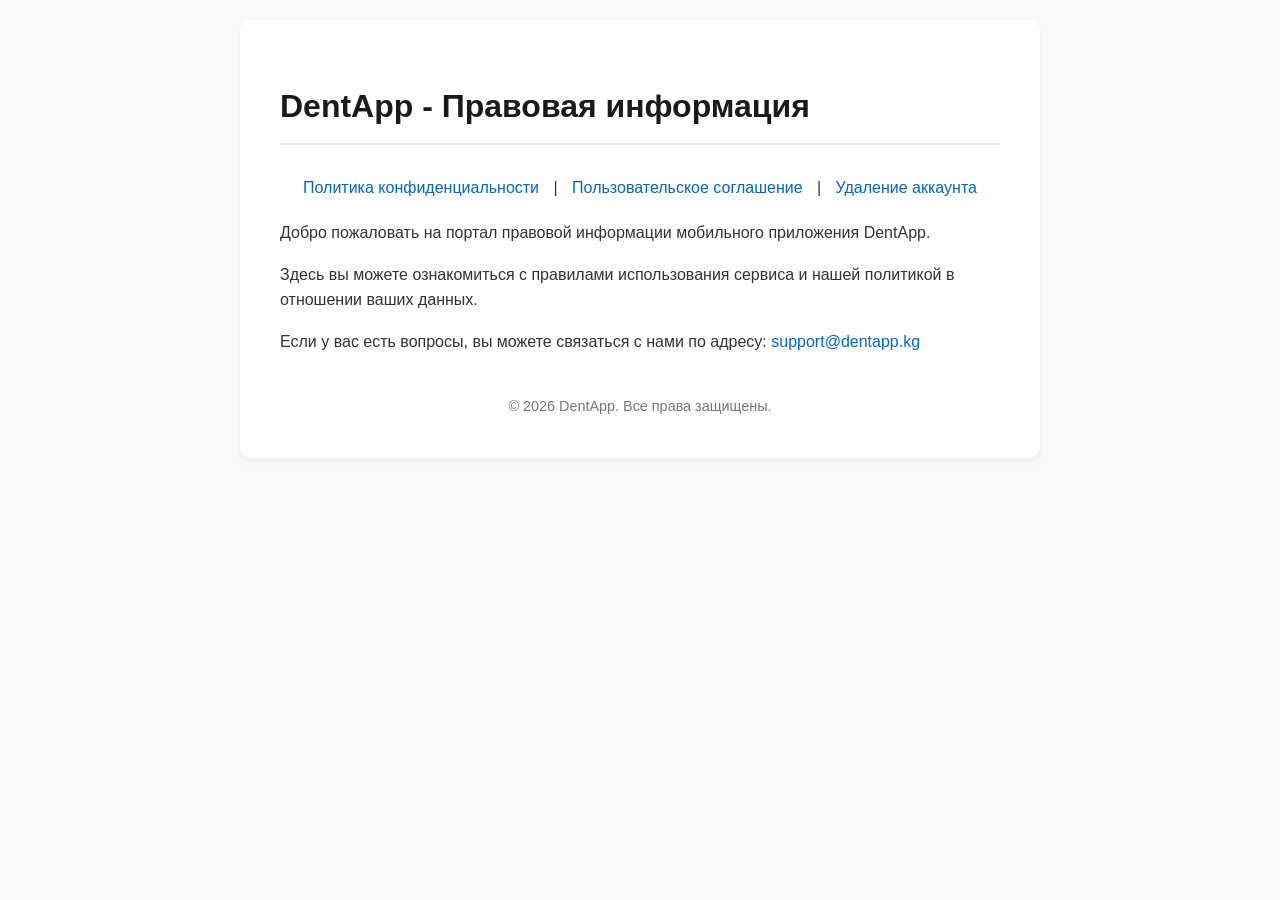
<file: index.html>
<!DOCTYPE html>
<html lang="ru">
<head>
    <meta charset="UTF-8">
    <meta name="viewport" content="width=device-width, initial-scale=1.0">
    <title>DentApp - Правовая информация</title>
    <link rel="stylesheet" href="style.css">
</head>
<body>
    <div class="container">
        <h1>DentApp - Правовая информация</h1>
        <nav>
            <a href="privacy.html">Политика конфиденциальности</a> |
            <a href="terms.html">Пользовательское соглашение</a> |
            <a href="delete-account.html">Удаление аккаунта</a>
        </nav>
        <p>Добро пожаловать на портал правовой информации мобильного приложения DentApp.</p>
        <p>Здесь вы можете ознакомиться с правилами использования сервиса и нашей политикой в отношении ваших данных.</p>
        <p>Если у вас есть вопросы, вы можете связаться с нами по адресу: <a href="mailto:support@dentapp.kg">support@dentapp.kg</a></p>
        <div class="footer">
            &copy; 2026 DentApp. Все права защищены.
        </div>
    </div>
</body>
</html>
</file>
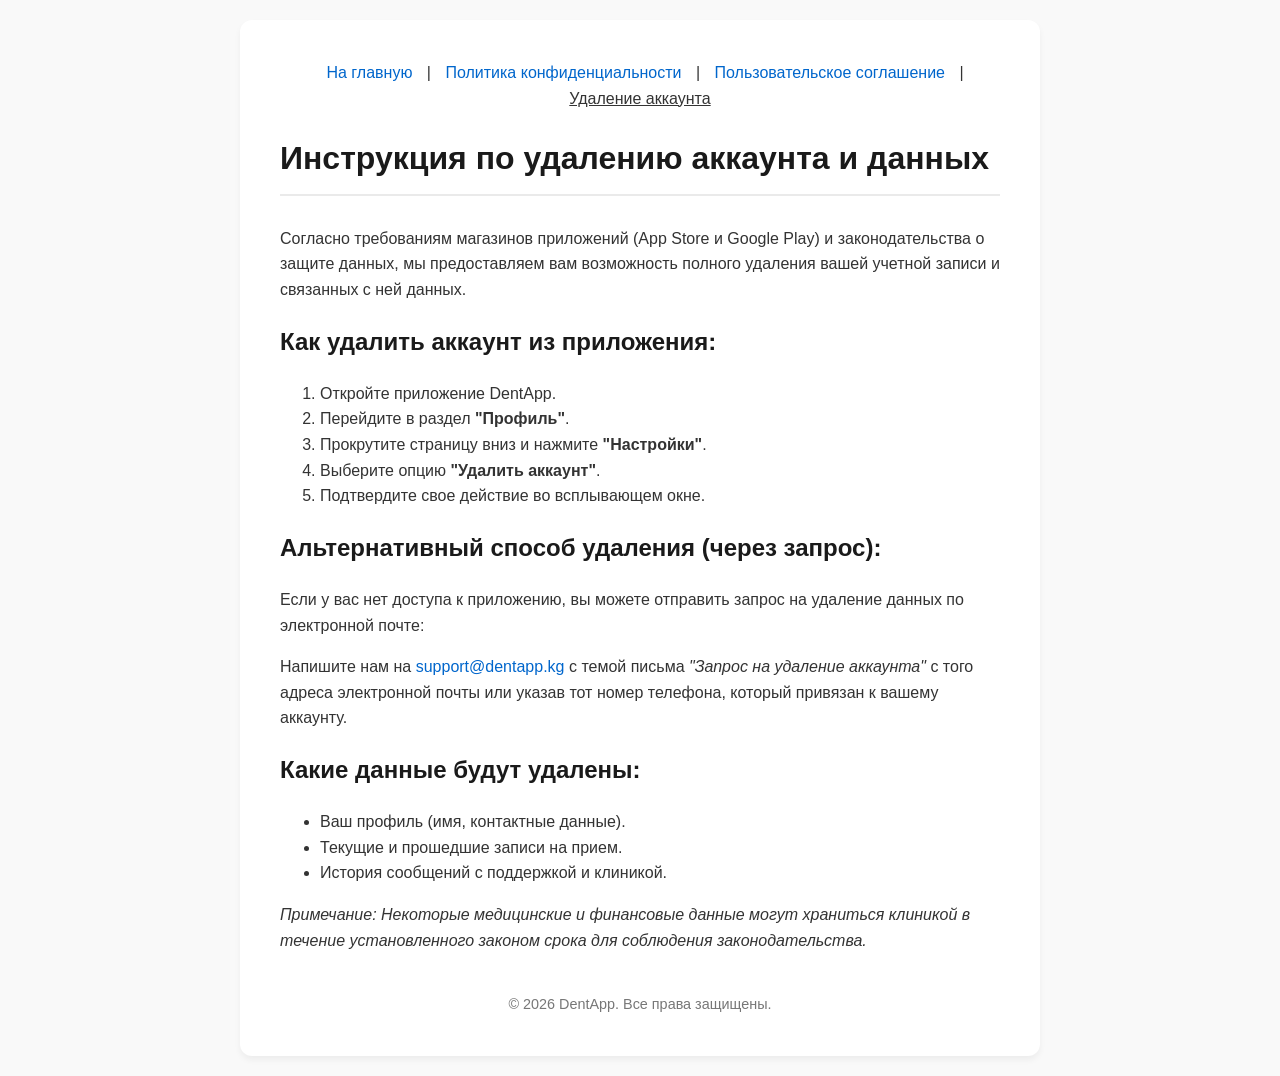
<file: delete-account.html>
<!DOCTYPE html>
<html lang="ru">
<head>
    <meta charset="UTF-8">
    <meta name="viewport" content="width=device-width, initial-scale=1.0">
    <title>Удаление аккаунта - DentApp</title>
    <link rel="stylesheet" href="style.css">
</head>
<body>
    <div class="container">
        <nav>
            <a href="index.html">На главную</a> |
            <a href="privacy.html">Политика конфиденциальности</a> |
            <a href="terms.html">Пользовательское соглашение</a> |
            <a href="delete-account.html" class="nav-active">Удаление аккаунта</a>
        </nav>
        <h1>Инструкция по удалению аккаунта и данных</h1>
        <p>Согласно требованиям магазинов приложений (App Store и Google Play) и законодательства о защите данных, мы предоставляем вам возможность полного удаления вашей учетной записи и связанных с ней данных.</p>
        
        <h2>Как удалить аккаунт из приложения:</h2>
        <ol>
            <li>Откройте приложение DentApp.</li>
            <li>Перейдите в раздел <strong>"Профиль"</strong>.</li>
            <li>Прокрутите страницу вниз и нажмите <strong>"Настройки"</strong>.</li>
            <li>Выберите опцию <strong>"Удалить аккаунт"</strong>.</li>
            <li>Подтвердите свое действие во всплывающем окне.</li>
        </ol>

        <h2>Альтернативный способ удаления (через запрос):</h2>
        <p>Если у вас нет доступа к приложению, вы можете отправить запрос на удаление данных по электронной почте:</p>
        <p>Напишите нам на <a href="mailto:support@dentapp.kg">support@dentapp.kg</a> с темой письма <em>"Запрос на удаление аккаунта"</em> с того адреса электронной почты или указав тот номер телефона, который привязан к вашему аккаунту.</p>

        <h2>Какие данные будут удалены:</h2>
        <ul>
            <li>Ваш профиль (имя, контактные данные).</li>
            <li>Текущие и прошедшие записи на прием.</li>
            <li>История сообщений с поддержкой и клиникой.</li>
        </ul>
        <p><em>Примечание: Некоторые медицинские и финансовые данные могут храниться клиникой в течение установленного законом срока для соблюдения законодательства.</em></p>

        <div class="footer">
            &copy; 2026 DentApp. Все права защищены.
        </div>
    </div>
</body>
</html>
</file>
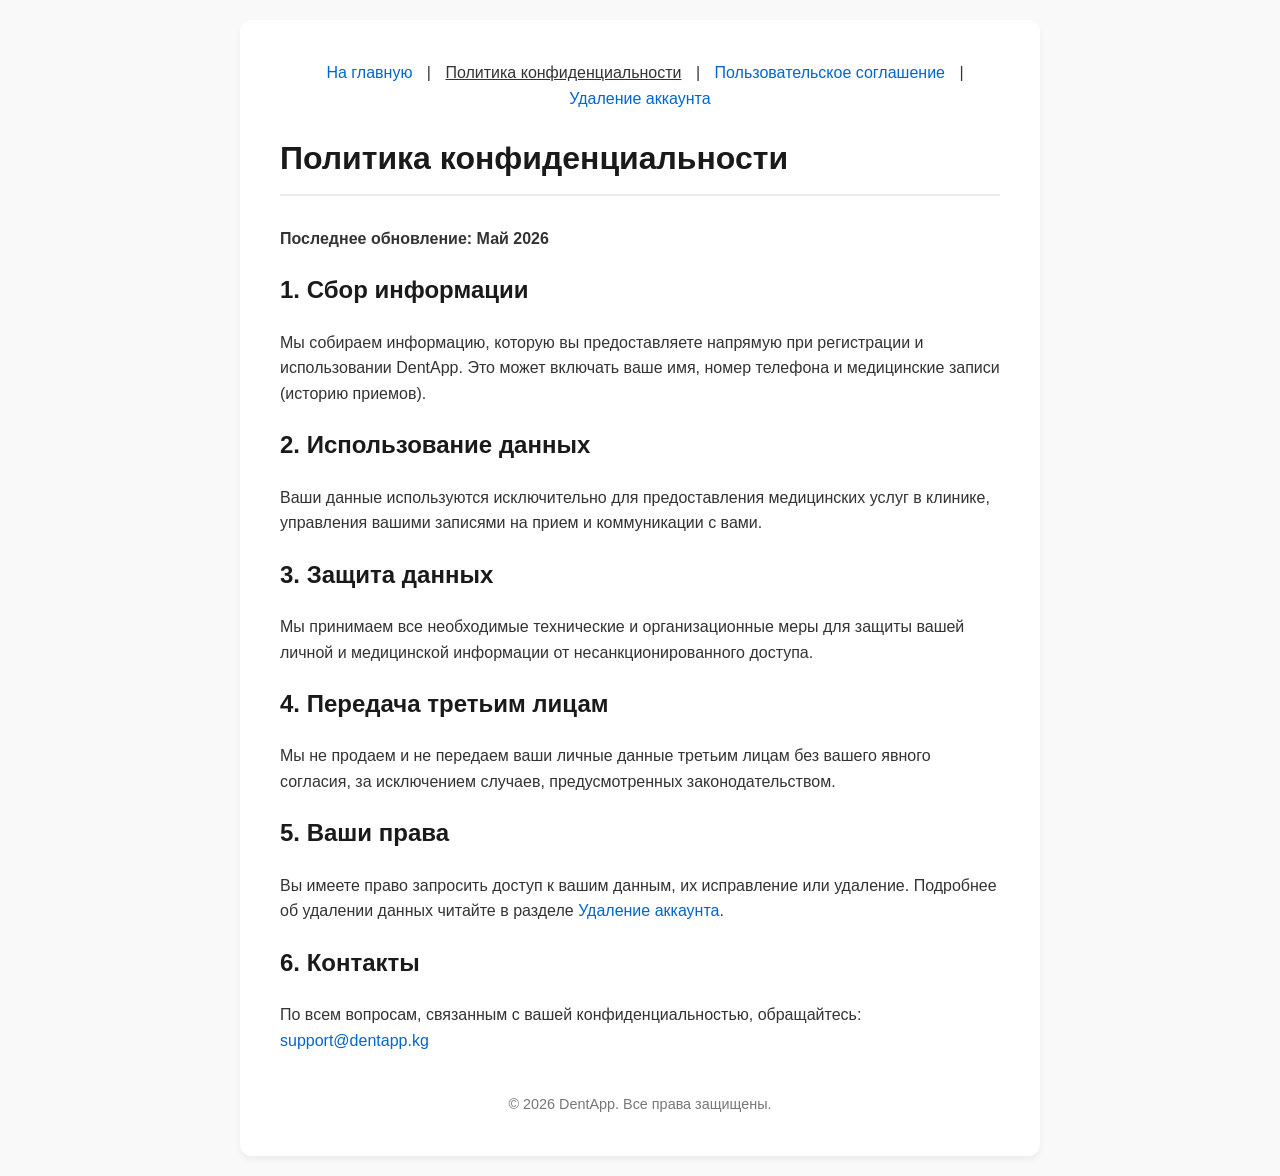
<file: privacy.html>
<!DOCTYPE html>
<html lang="ru">
<head>
    <meta charset="UTF-8">
    <meta name="viewport" content="width=device-width, initial-scale=1.0">
    <title>Политика конфиденциальности - DentApp</title>
    <link rel="stylesheet" href="style.css">
</head>
<body>
    <div class="container">
        <nav>
            <a href="index.html">На главную</a> |
            <a href="privacy.html" class="nav-active">Политика конфиденциальности</a> |
            <a href="terms.html">Пользовательское соглашение</a> |
            <a href="delete-account.html">Удаление аккаунта</a>
        </nav>
        <h1>Политика конфиденциальности</h1>
        <p><strong>Последнее обновление: Май 2026</strong></p>
        
        <h2>1. Сбор информации</h2>
        <p>Мы собираем информацию, которую вы предоставляете напрямую при регистрации и использовании DentApp. Это может включать ваше имя, номер телефона и медицинские записи (историю приемов).</p>
        
        <h2>2. Использование данных</h2>
        <p>Ваши данные используются исключительно для предоставления медицинских услуг в клинике, управления вашими записями на прием и коммуникации с вами.</p>
        
        <h2>3. Защита данных</h2>
        <p>Мы принимаем все необходимые технические и организационные меры для защиты вашей личной и медицинской информации от несанкционированного доступа.</p>

        <h2>4. Передача третьим лицам</h2>
        <p>Мы не продаем и не передаем ваши личные данные третьим лицам без вашего явного согласия, за исключением случаев, предусмотренных законодательством.</p>

        <h2>5. Ваши права</h2>
        <p>Вы имеете право запросить доступ к вашим данным, их исправление или удаление. Подробнее об удалении данных читайте в разделе <a href="delete-account.html">Удаление аккаунта</a>.</p>

        <h2>6. Контакты</h2>
        <p>По всем вопросам, связанным с вашей конфиденциальностью, обращайтесь: <a href="mailto:support@dentapp.kg">support@dentapp.kg</a></p>

        <div class="footer">
            &copy; 2026 DentApp. Все права защищены.
        </div>
    </div>
</body>
</html>
</file>
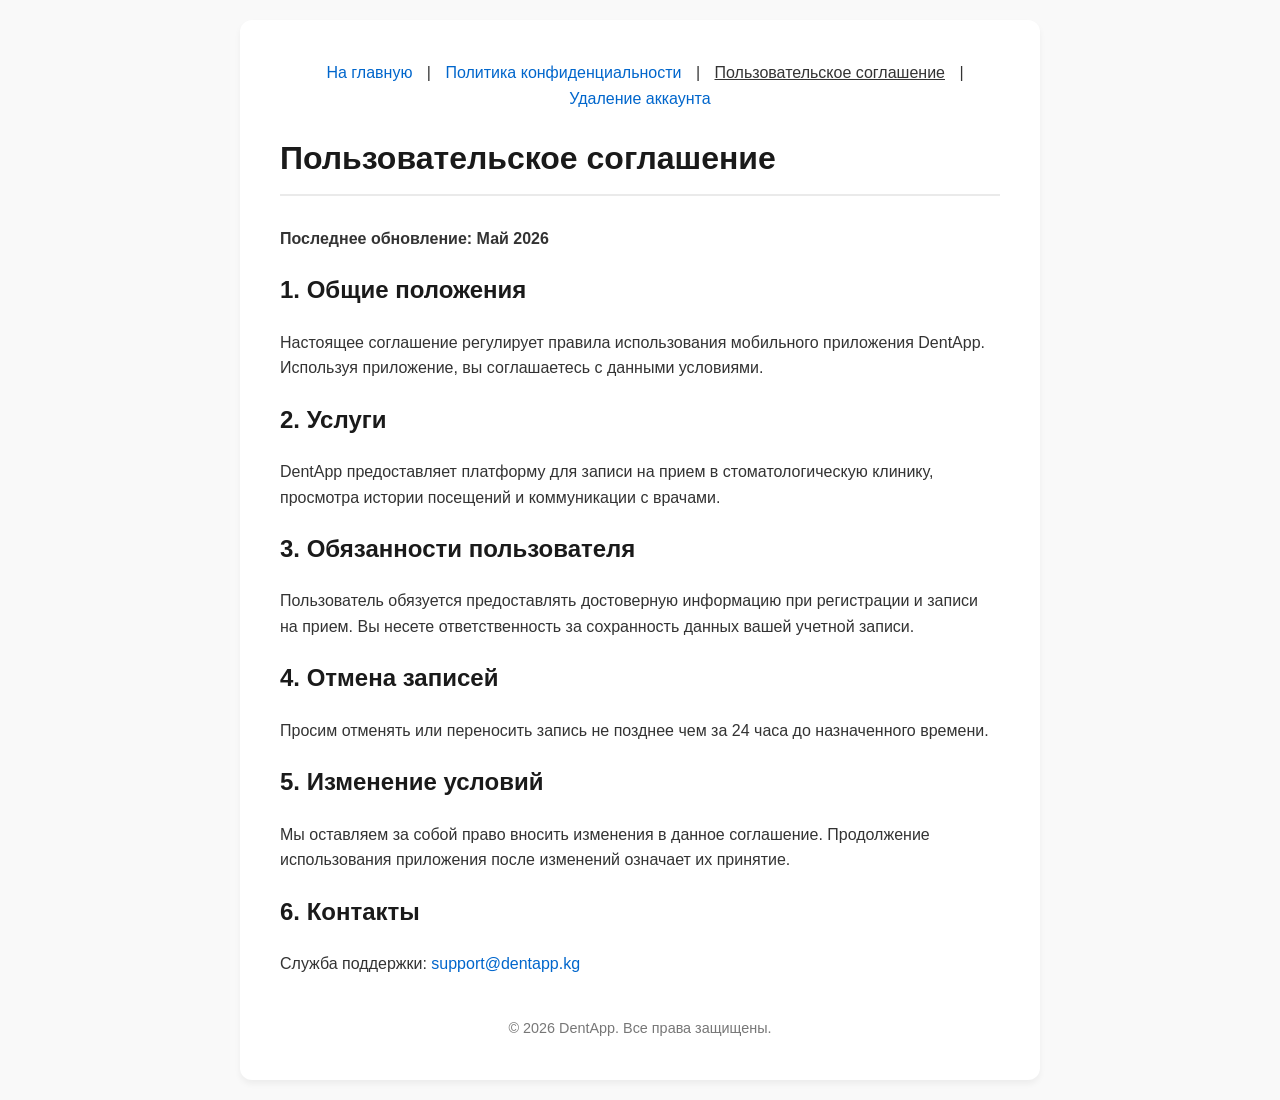
<file: terms.html>
<!DOCTYPE html>
<html lang="ru">
<head>
    <meta charset="UTF-8">
    <meta name="viewport" content="width=device-width, initial-scale=1.0">
    <title>Пользовательское соглашение - DentApp</title>
    <link rel="stylesheet" href="style.css">
</head>
<body>
    <div class="container">
        <nav>
            <a href="index.html">На главную</a> |
            <a href="privacy.html">Политика конфиденциальности</a> |
            <a href="terms.html" class="nav-active">Пользовательское соглашение</a> |
            <a href="delete-account.html">Удаление аккаунта</a>
        </nav>
        <h1>Пользовательское соглашение</h1>
        <p><strong>Последнее обновление: Май 2026</strong></p>

        <h2>1. Общие положения</h2>
        <p>Настоящее соглашение регулирует правила использования мобильного приложения DentApp. Используя приложение, вы соглашаетесь с данными условиями.</p>

        <h2>2. Услуги</h2>
        <p>DentApp предоставляет платформу для записи на прием в стоматологическую клинику, просмотра истории посещений и коммуникации с врачами.</p>

        <h2>3. Обязанности пользователя</h2>
        <p>Пользователь обязуется предоставлять достоверную информацию при регистрации и записи на прием. Вы несете ответственность за сохранность данных вашей учетной записи.</p>

        <h2>4. Отмена записей</h2>
        <p>Просим отменять или переносить запись не позднее чем за 24 часа до назначенного времени.</p>

        <h2>5. Изменение условий</h2>
        <p>Мы оставляем за собой право вносить изменения в данное соглашение. Продолжение использования приложения после изменений означает их принятие.</p>

        <h2>6. Контакты</h2>
        <p>Служба поддержки: <a href="mailto:support@dentapp.kg">support@dentapp.kg</a></p>

        <div class="footer">
            &copy; 2026 DentApp. Все права защищены.
        </div>
    </div>
</body>
</html>
</file>
<file: style.css>
body {
    font-family: 'Inter', -apple-system, BlinkMacSystemFont, "Segoe UI", Roboto, Helvetica, Arial, sans-serif;
    line-height: 1.6;
    color: #333;
    max-width: 800px;
    margin: 0 auto;
    padding: 20px;
    background-color: #f9f9f9;
}
.container {
    background-color: #ffffff;
    padding: 40px;
    border-radius: 12px;
    box-shadow: 0 4px 6px rgba(0,0,0,0.05);
}
h1, h2, h3 {
    color: #1a1a1a;
}
h1 {
    border-bottom: 2px solid #eaeaea;
    padding-bottom: 10px;
    margin-bottom: 30px;
}
p {
    margin-bottom: 15px;
}
a {
    color: #0066cc;
    text-decoration: none;
}
a:hover {
    text-decoration: underline;
}
.footer {
    margin-top: 40px;
    text-align: center;
    color: #777;
    font-size: 0.9em;
}
nav {
    margin-bottom: 20px;
    text-align: center;
}
nav a {
    margin: 0 10px;
    font-weight: 500;
}
.nav-active {
    color: #333;
    text-decoration: underline;
}

/* Mobile Responsiveness */
@media screen and (max-width: 600px) {
    body {
        padding: 10px;
    }
    .container {
        padding: 20px;
    }
    h1 {
        font-size: 1.5em;
    }
    nav a {
        display: inline-block;
        margin: 5px;
    }
}
</file>
